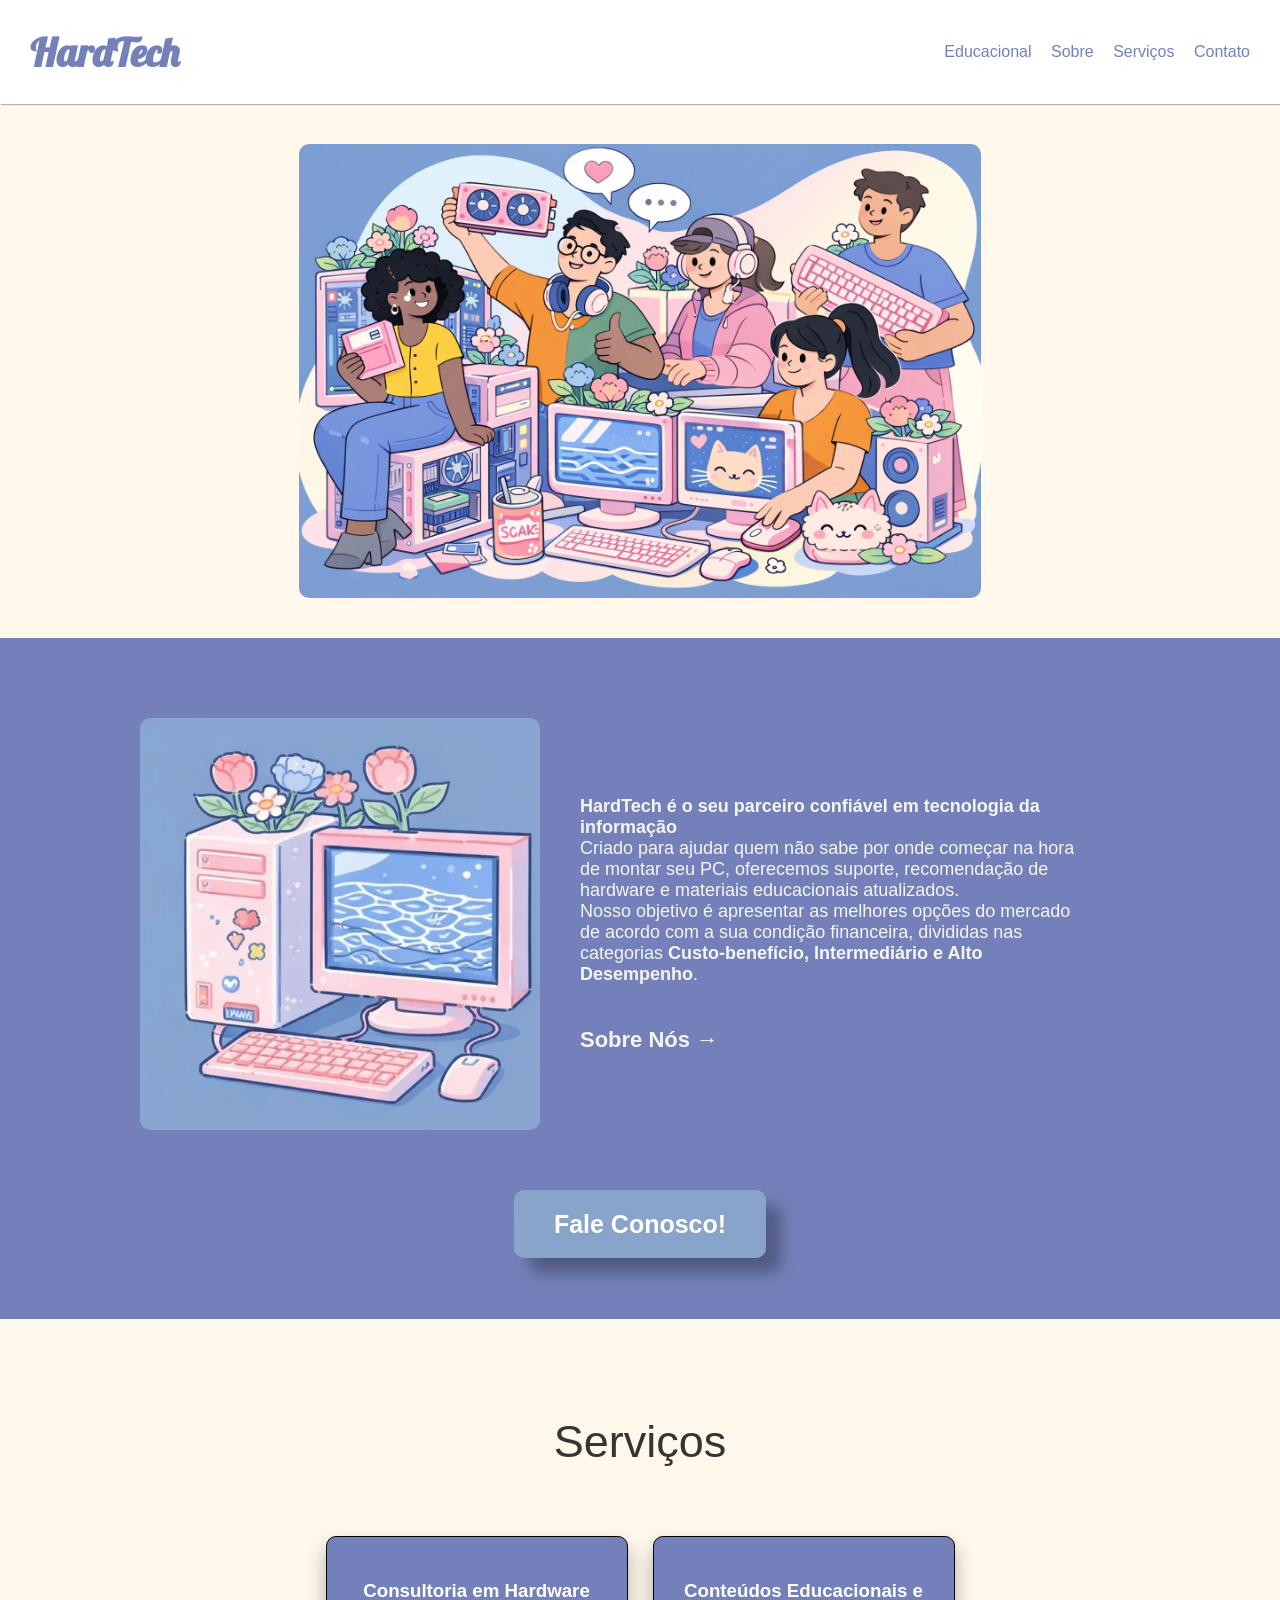
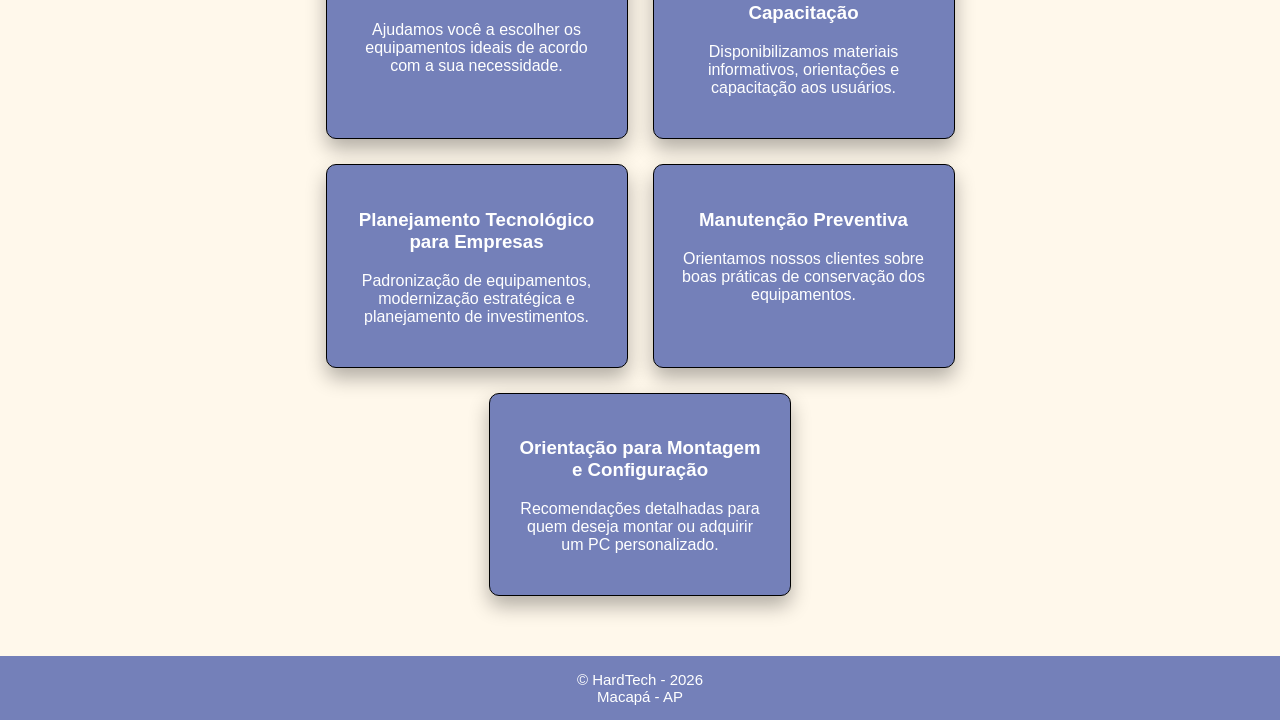
<file: index.html>
<!DOCTYPE html>
<html lang="pt-br">

<head>
    <meta charset="UTF-8">
    <meta name="viewport" content="width=device-width, initial-scale=1.0">
    <title>HardTech - Assistência Técnica</title>
    <link rel="stylesheet" href="style.css">
    <link href="htttps://fonts.googleapis.com/css2?family=Lobster&display=swap" rel="stylesheet">
</head>

<body>

    <header>
        <h1 class="logo">HardTech</h1>

        <nav>
            <a href="educacional.html">Educacional</a>
            <a href="sobre.html">Sobre</a>
            <a href="servicos.html">Serviços</a>
            <a href="contato.html">Contato</a>
        </nav>
    </header>

    <main>

        <section class="primeira">
            <img src="imagens/WhatsApp Image 2026-02-24 at 15.34.53.webp" alt="grupo gay">
        </section>

        <div class="roxo">

            <section class="sobre">

                <div class="sobre-container">

                    <img src="imagens/WhatsApp Image .webp" alt="PC boiola">

                    <p><strong>HardTech é o seu parceiro confiável em tecnologia da informação</strong><br>
                        Criado para ajudar quem não sabe por onde começar na hora de montar seu PC, oferecemos suporte,
                        recomendação de hardware e materiais educacionais atualizados.<br>
                        Nosso objetivo é apresentar as melhores opções do mercado de acordo com a sua condição
                        financeira,
                        divididas nas categorias <strong>Custo-benefício, Intermediário e Alto Desempenho</strong>.
                        <br>
                        <br>
                        <br>
                        <a href="sobre.html">Sobre Nós &#8594;</a>
                    </p>


            </section>

        </div>

        <section class="botao-contato">
            <a href="contato.html">Fale Conosco!</a>
        </section>

        </div>

        <section class="servicos">

            <h2>Serviços</h2>

            <div class="servicos-container">

                <div class="card">
                    <h3>Consultoria em Hardware</h3>
                    <p>Ajudamos você a escolher os equipamentos ideais de acordo com a sua necessidade.</p>
                </div>

                <div class="card">
                    <h3>Conteúdos Educacionais e Capacitação</h3>
                    <p>Disponibilizamos materiais informativos, orientações e capacitação aos usuários.</p>
                </div>

                <div class="card">
                    <h3>Planejamento Tecnológico para Empresas</h3>
                    <p>Padronização de equipamentos, modernização estratégica e planejamento de investimentos.</p>

                </div>

                <div class="card">
                    <h3>Manutenção Preventiva</h3>
                    <p>Orientamos nossos clientes sobre boas práticas de conservação dos equipamentos.</p>
                </div>

                <div class="card">
                    <h3>Orientação para Montagem e Configuração</h3>
                    <p>Recomendações detalhadas para quem deseja montar ou adquirir um PC personalizado.</p>
                </div>

            </div>

        </section>

    </main>

    <footer>
        <p>&copy; HardTech - 2026<br>Macapá - AP</p>
    </footer>

</body>

</html>
</file>
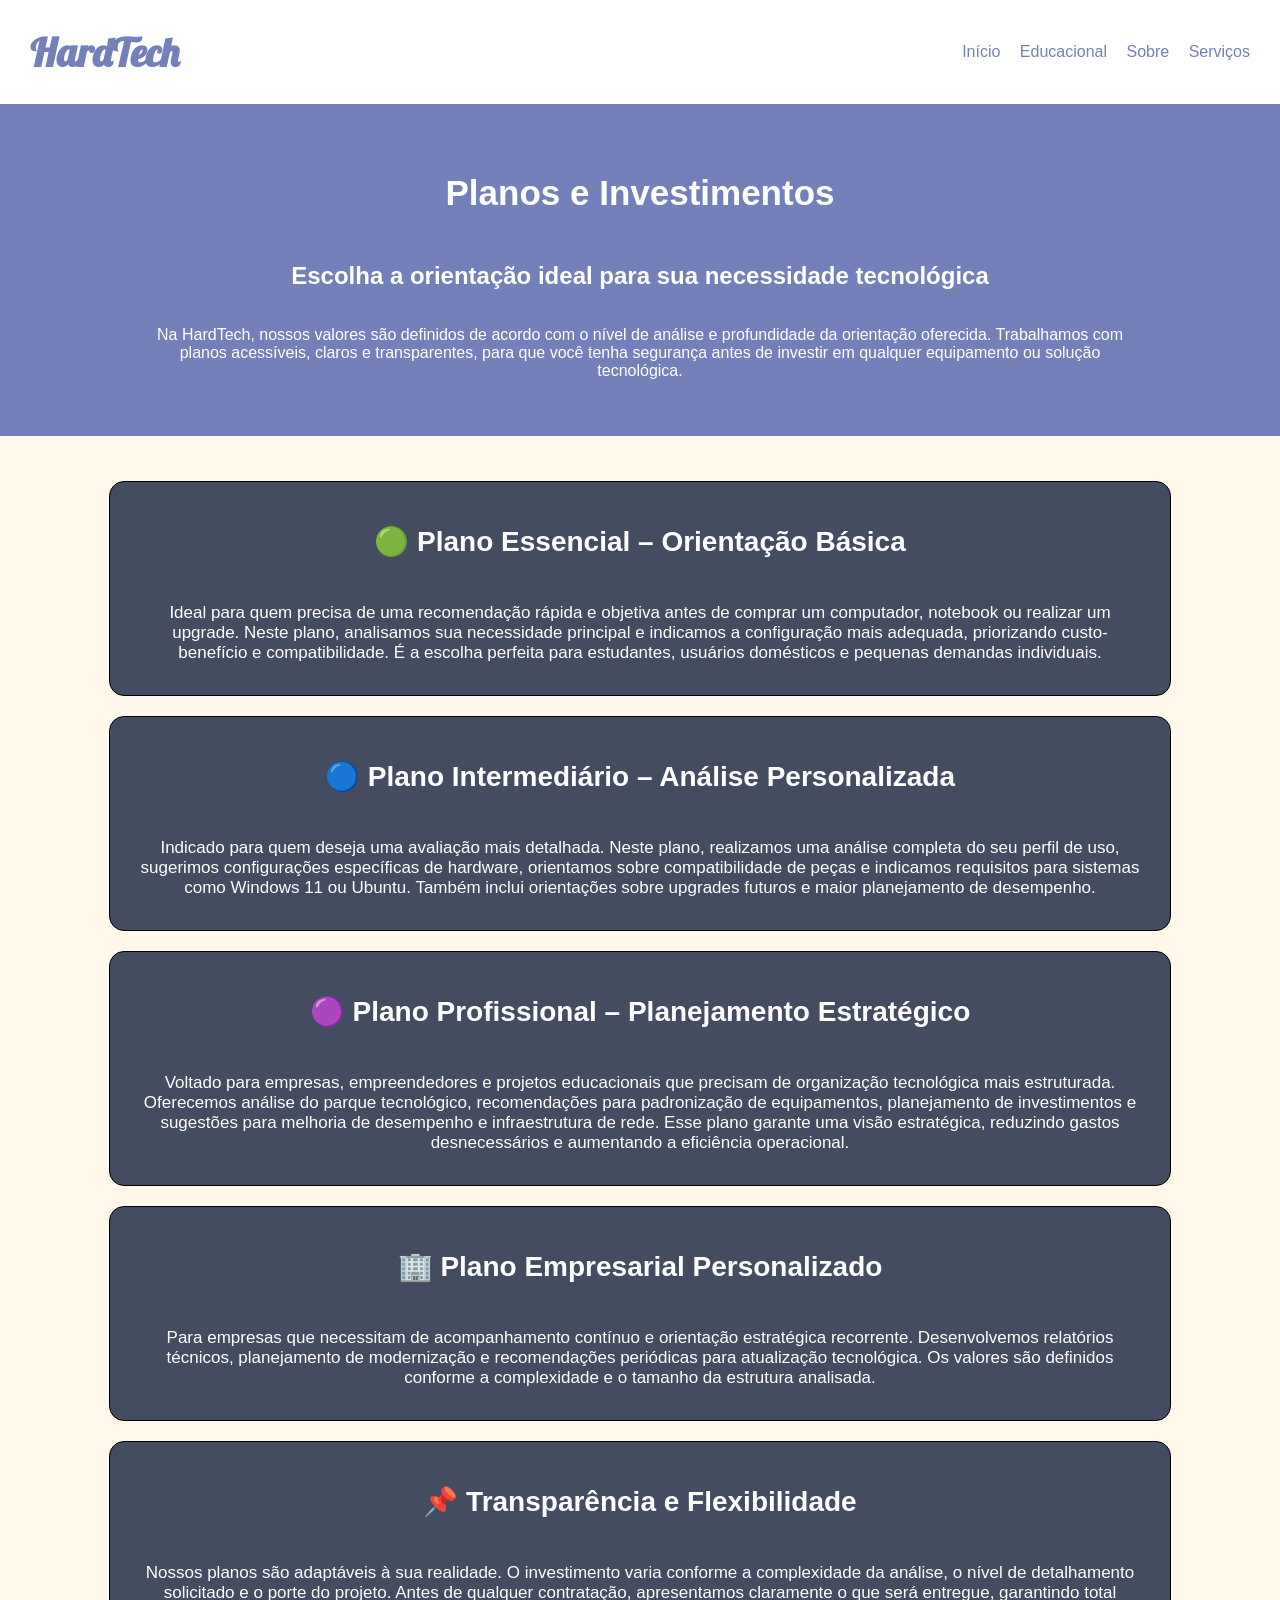
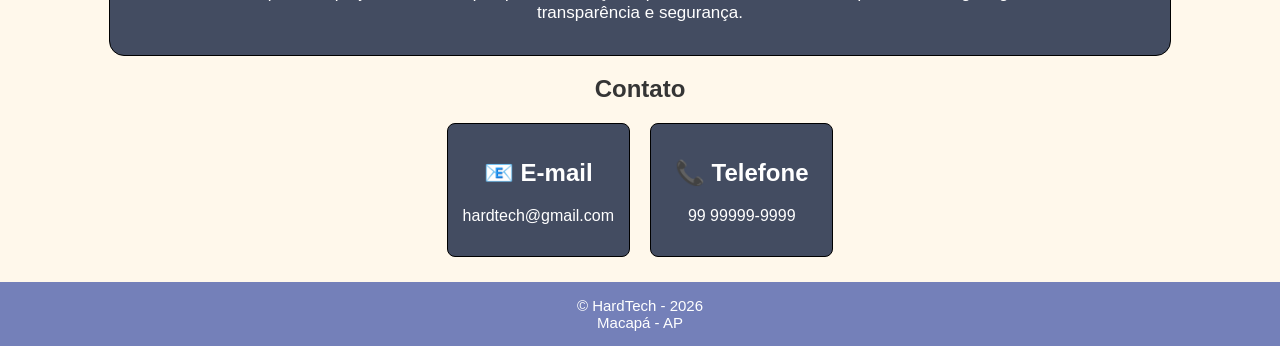
<file: contato.html>
<!DOCTYPE html>
<html lang="pt-br">

<head>
    <meta charset="UTF-8">
    <meta name="viewport" content="width=device-width, initial-scale=1.0">
    <title>HardTech - Assistência Técnica</title>
    <link rel="stylesheet" href="style.css">
    <link href="htttps://fonts.googleapis.com/css2?family=Lobster&display=swap" rel="stylesheet">
</head>

<body>

    <header>
        <h1 class="logo"><a href="index.html">HardTech</a></h1>

        <nav>
            <a href="index.html">Início</a>
            <a href="educacional.html">Educacional</a>
            <a href="sobre.html">Sobre</a>
            <a href="servicos.html">Serviços</a>
        </nav>
    </header>

    <main>

        <section class="sec-planos">

            <div class="planos">

                <h1>Planos e Investimentos</h1>

                <h2>Escolha a orientação ideal para sua necessidade tecnológica</h2>

                <p>Na HardTech, nossos valores são definidos de acordo com o nível de análise e profundidade da
                    orientação
                    oferecida. Trabalhamos com planos acessíveis, claros e transparentes, para que você tenha segurança
                    antes de
                    investir em qualquer equipamento ou solução tecnológica.</p>
            </div>

            <div class="planos-card">

                <div class="carta">

                    <h3>🟢 Plano Essencial – Orientação Básica</h3>

                    <p>Ideal para quem precisa de uma recomendação rápida e objetiva antes de comprar um computador,
                        notebook ou
                        realizar um upgrade. Neste plano, analisamos sua necessidade principal e indicamos a
                        configuração mais
                        adequada, priorizando custo-benefício e compatibilidade.
                        É a escolha perfeita para estudantes, usuários domésticos e pequenas demandas individuais.</p>

                </div>

                <div class="carta">

                    <h3>🔵 Plano Intermediário – Análise Personalizada</h3>

                    <p>Indicado para quem deseja uma avaliação mais detalhada. Neste plano, realizamos uma análise
                        completa do
                        seu
                        perfil de uso, sugerimos configurações específicas de hardware, orientamos sobre compatibilidade
                        de
                        peças e
                        indicamos requisitos para sistemas como Windows 11 ou Ubuntu.
                        Também inclui orientações sobre upgrades futuros e maior planejamento de desempenho.</p>

                </div>
                <div class="carta">

                    <h3>🟣 Plano Profissional – Planejamento Estratégico</h3>

                    <p>Voltado para empresas, empreendedores e projetos educacionais que precisam de organização
                        tecnológica
                        mais
                        estruturada. Oferecemos análise do parque tecnológico, recomendações para padronização de
                        equipamentos,
                        planejamento de investimentos e sugestões para melhoria de desempenho e infraestrutura de rede.
                        Esse plano garante uma visão estratégica, reduzindo gastos desnecessários e aumentando a
                        eficiência
                        operacional.</p>

                </div>
                <div class="carta">

                    <h3>🏢 Plano Empresarial Personalizado</h3>

                    <p>Para empresas que necessitam de acompanhamento contínuo e orientação estratégica recorrente.
                        Desenvolvemos
                        relatórios técnicos, planejamento de modernização e recomendações periódicas para atualização
                        tecnológica.
                        Os valores são definidos conforme a complexidade e o tamanho da estrutura analisada.</p>

                </div>
                <div class="carta">

                    <h3>📌 Transparência e Flexibilidade</h3>

                    <p>Nossos planos são adaptáveis à sua realidade. O investimento varia conforme a complexidade da
                        análise, o
                        nível de detalhamento solicitado e o porte do projeto. Antes de qualquer contratação,
                        apresentamos
                        claramente o que será entregue, garantindo total transparência e segurança.</p>

                </div>

        </section>

        <section class="contatos">

            <h1>Contato</h1>

            <div class="contatos-t">
                <div class="email">
                    <h2>&#128231 E-mail</h2>
                    <p>hardtech@gmail.com</p>
                </div>
                <div class="email">
                    <h2>&#128222 Telefone</h2>
                    <p>99 99999-9999</p>
                </div>
        </section>

    </main>

    <footer>
        <p>&copy; HardTech - 2026<br>Macapá - AP</p>
    </footer>

</body>

</html>
</file>
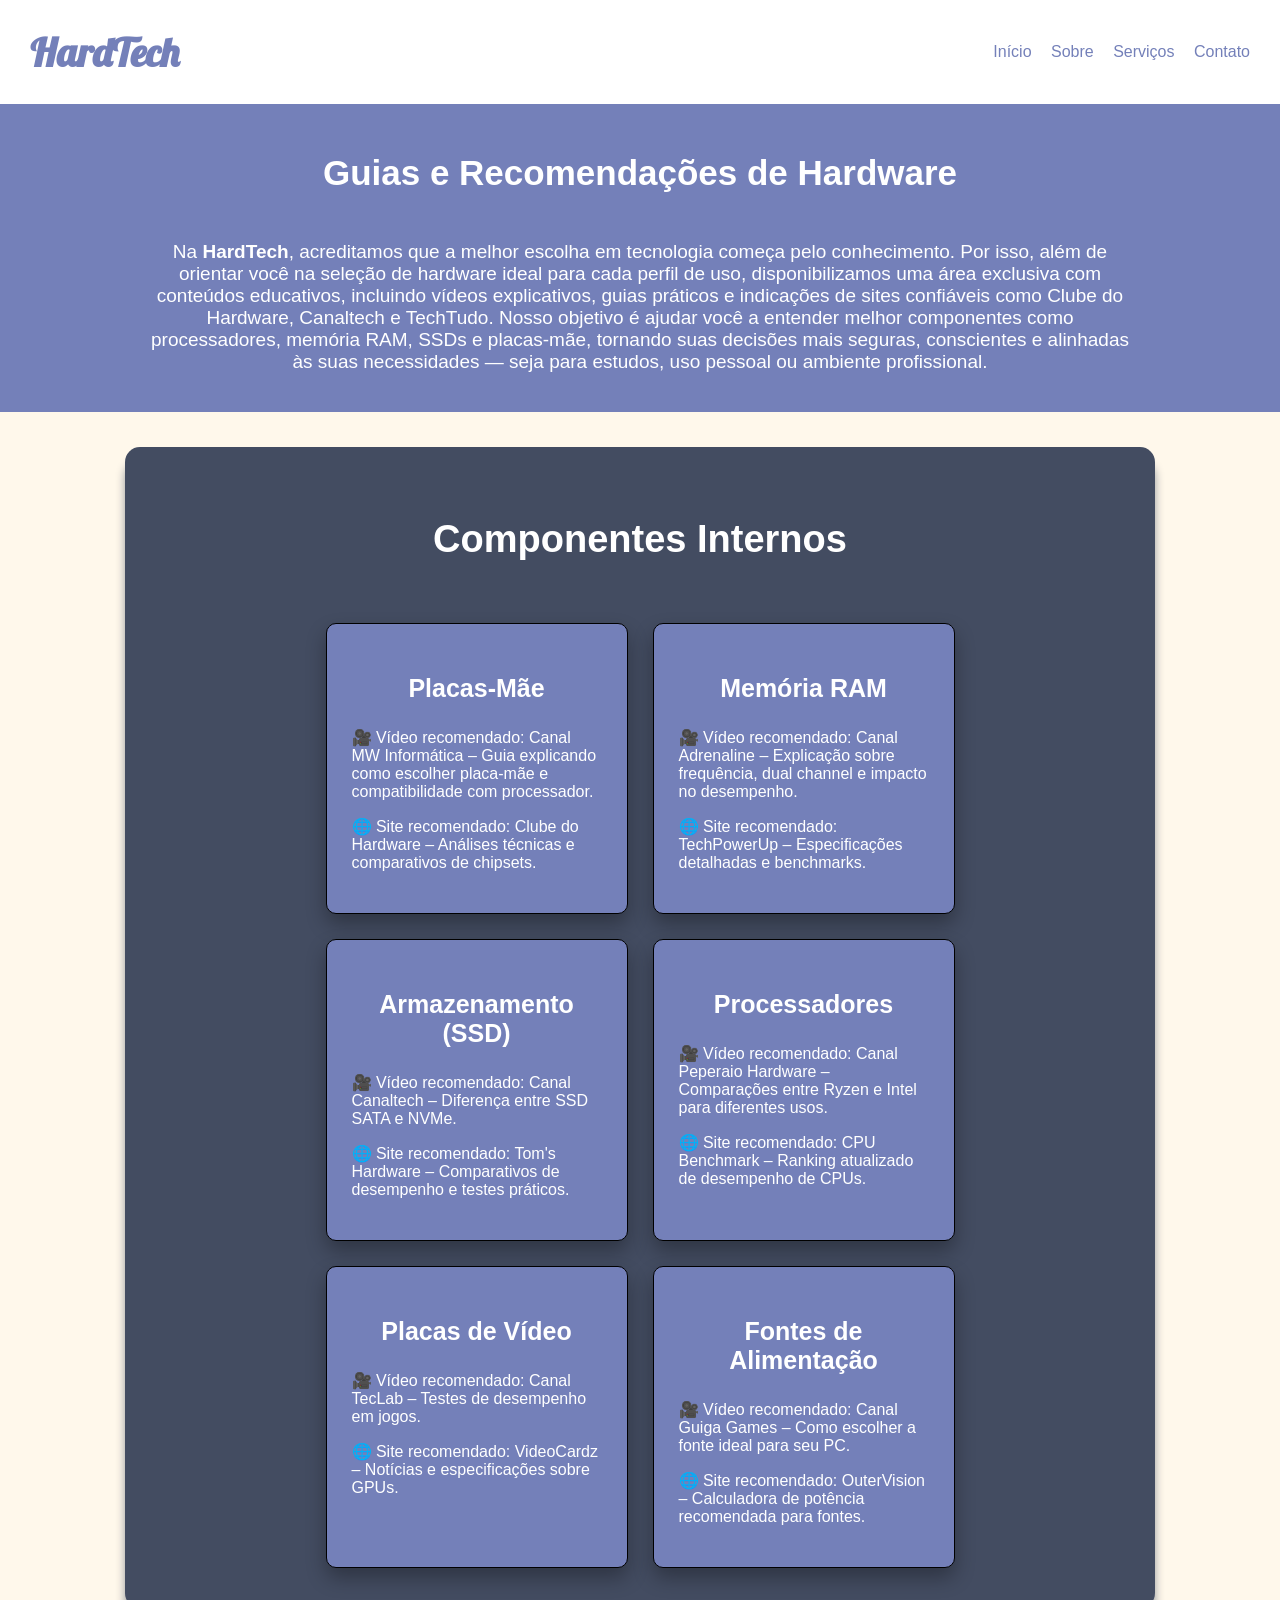
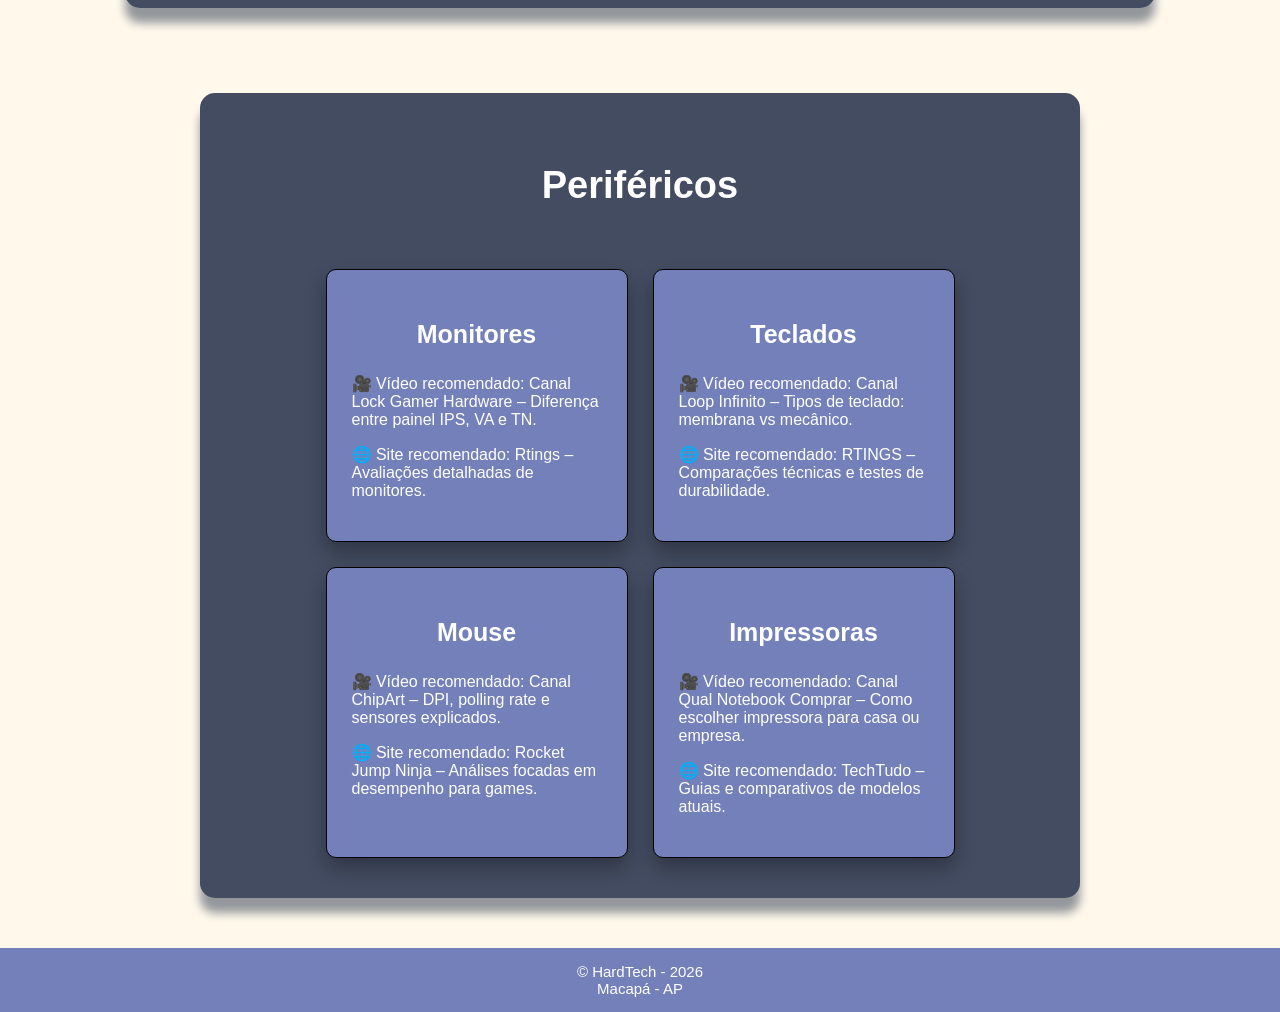
<file: educacional.html>
<!DOCTYPE html>
<html lang="pt-br">

<head>
    <meta charset="UTF-8">
    <meta name="viewport" content="width=device-width, initial-scale=1.0">
    <title>HardTech - Assistência Técnica</title>
    <link rel="stylesheet" href="style.css">
    <link href="htttps://fonts.googleapis.com/css2?family=Lobster&display=swap" rel="stylesheet">
</head>

<body>

    <header>
        <h1 class="logo"><a href="index.html">HardTech</a></h1>

        <nav>
            <a href="index.html">Início</a>
            <a href="sobre.html">Sobre</a>
            <a href="servicos.html">Serviços</a>
            <a href="contato.html">Contato</a>
        </nav>

    </header>

    <main>

        <section class="guia">

            <div class="guia-t">

                <h1>Guias e Recomendações de Hardware</h1>

                <p>Na <strong>HardTech</strong>, acreditamos que a melhor escolha em tecnologia começa pelo
                    conhecimento.
                    Por isso, além de orientar você na seleção de hardware ideal para cada perfil de uso,
                    disponibilizamos
                    uma área exclusiva com conteúdos educativos, incluindo vídeos explicativos, guias práticos e
                    indicações
                    de sites confiáveis como Clube do Hardware, Canaltech e TechTudo. Nosso objetivo é ajudar você a
                    entender melhor componentes como processadores, memória RAM, SSDs e placas-mãe, tornando suas
                    decisões
                    mais seguras, conscientes e alinhadas às suas necessidades — seja para estudos, uso pessoal ou
                    ambiente
                    profissional.</p>

            </div>

        </section>

        <div class="alinhar">

            <section class="componentes">

                <h2>Componentes Internos</h2>

                <div class="divkkk">

                    <div class="cartao">
                        <h3>Placas-Mãe</h3>

                        <p>🎥 Vídeo recomendado: Canal MW
                            Informática – Guia explicando como escolher placa-mãe e
                            compatibilidade com processador.</p>
                        <p>🌐 Site recomendado: Clube do Hardware – Análises técnicas e comparativos de chipsets.</p>
                    </div>

                    <div class="cartao">
                        <h3>Memória RAM</h3>

                        <p>🎥 Vídeo recomendado: Canal Adrenaline – Explicação sobre frequência, dual channel e impacto
                            no
                            desempenho.</p>
                        <p>🌐 Site recomendado: TechPowerUp – Especificações detalhadas e benchmarks.</p>
                    </div>

                    <div class="cartao">
                        <h3>Armazenamento (SSD)</h3>

                        <p>🎥 Vídeo recomendado: Canal Canaltech – Diferença entre SSD SATA e NVMe.</p>
                        <p>🌐 Site recomendado: Tom's Hardware – Comparativos de desempenho e testes práticos.</p>
                    </div>

                    <div class="cartao">
                        <h3>Processadores</h3>

                        <p>🎥 Vídeo recomendado: Canal Peperaio Hardware – Comparações entre Ryzen e Intel para
                            diferentes
                            usos.
                        </p>
                        <p>🌐 Site recomendado: CPU Benchmark – Ranking atualizado de desempenho de CPUs.</p>
                    </div>

                    <div class="cartao">
                        <h3>Placas de Vídeo</h3>

                        <p>🎥 Vídeo recomendado: Canal TecLab – Testes de desempenho em jogos.</p>
                        <p>🌐 Site recomendado: VideoCardz – Notícias e especificações sobre GPUs.</p>
                    </div>

                    <div class="cartao">
                        <h3>Fontes de Alimentação</h3>

                        <p>🎥 Vídeo recomendado: Canal Guiga Games – Como escolher a fonte ideal para seu PC.</p>
                        <p>🌐 Site recomendado: OuterVision – Calculadora de potência recomendada para fontes.</p>
                    </div>

                </div>

            </section>

            <section class="componentes">

                <h2>Periféricos</h2>

                <div class="divkkkk">

                    <div class="cartao">
                        <h3>Monitores</h3>

                        <p>🎥 Vídeo recomendado: Canal Lock Gamer Hardware – Diferença entre painel IPS, VA e TN.</p>
                        <p>🌐 Site recomendado: Rtings – Avaliações detalhadas de monitores.</p>
                    </div>

                    <div class="cartao">
                        <h3>Teclados</h3>

                        <p>🎥 Vídeo recomendado: Canal Loop Infinito – Tipos de teclado: membrana vs mecânico.</p>
                        <p>🌐 Site recomendado: RTINGS – Comparações técnicas e testes de durabilidade.</p>
                    </div>

                    <div class="cartao">
                        <h3>Mouse</h3>

                        <p>🎥 Vídeo recomendado: Canal ChipArt – DPI, polling rate e sensores explicados.</p>
                        <p>🌐 Site recomendado: Rocket Jump Ninja – Análises focadas em desempenho para games.</p>
                    </div>

                    <div class="cartao">
                        <h3>Impressoras</h3>

                        <p>🎥 Vídeo recomendado: Canal Qual Notebook Comprar – Como escolher impressora para casa ou
                            empresa.
                        </p>
                        <p>🌐 Site recomendado: TechTudo – Guias e comparativos de modelos atuais.</p>
                    </div>

                </div>

            </section>

        </div>

    </main>

    <footer>
        <p>&copy; HardTech - 2026<br>Macapá - AP</p>
    </footer>

</body>

</html>
</file>
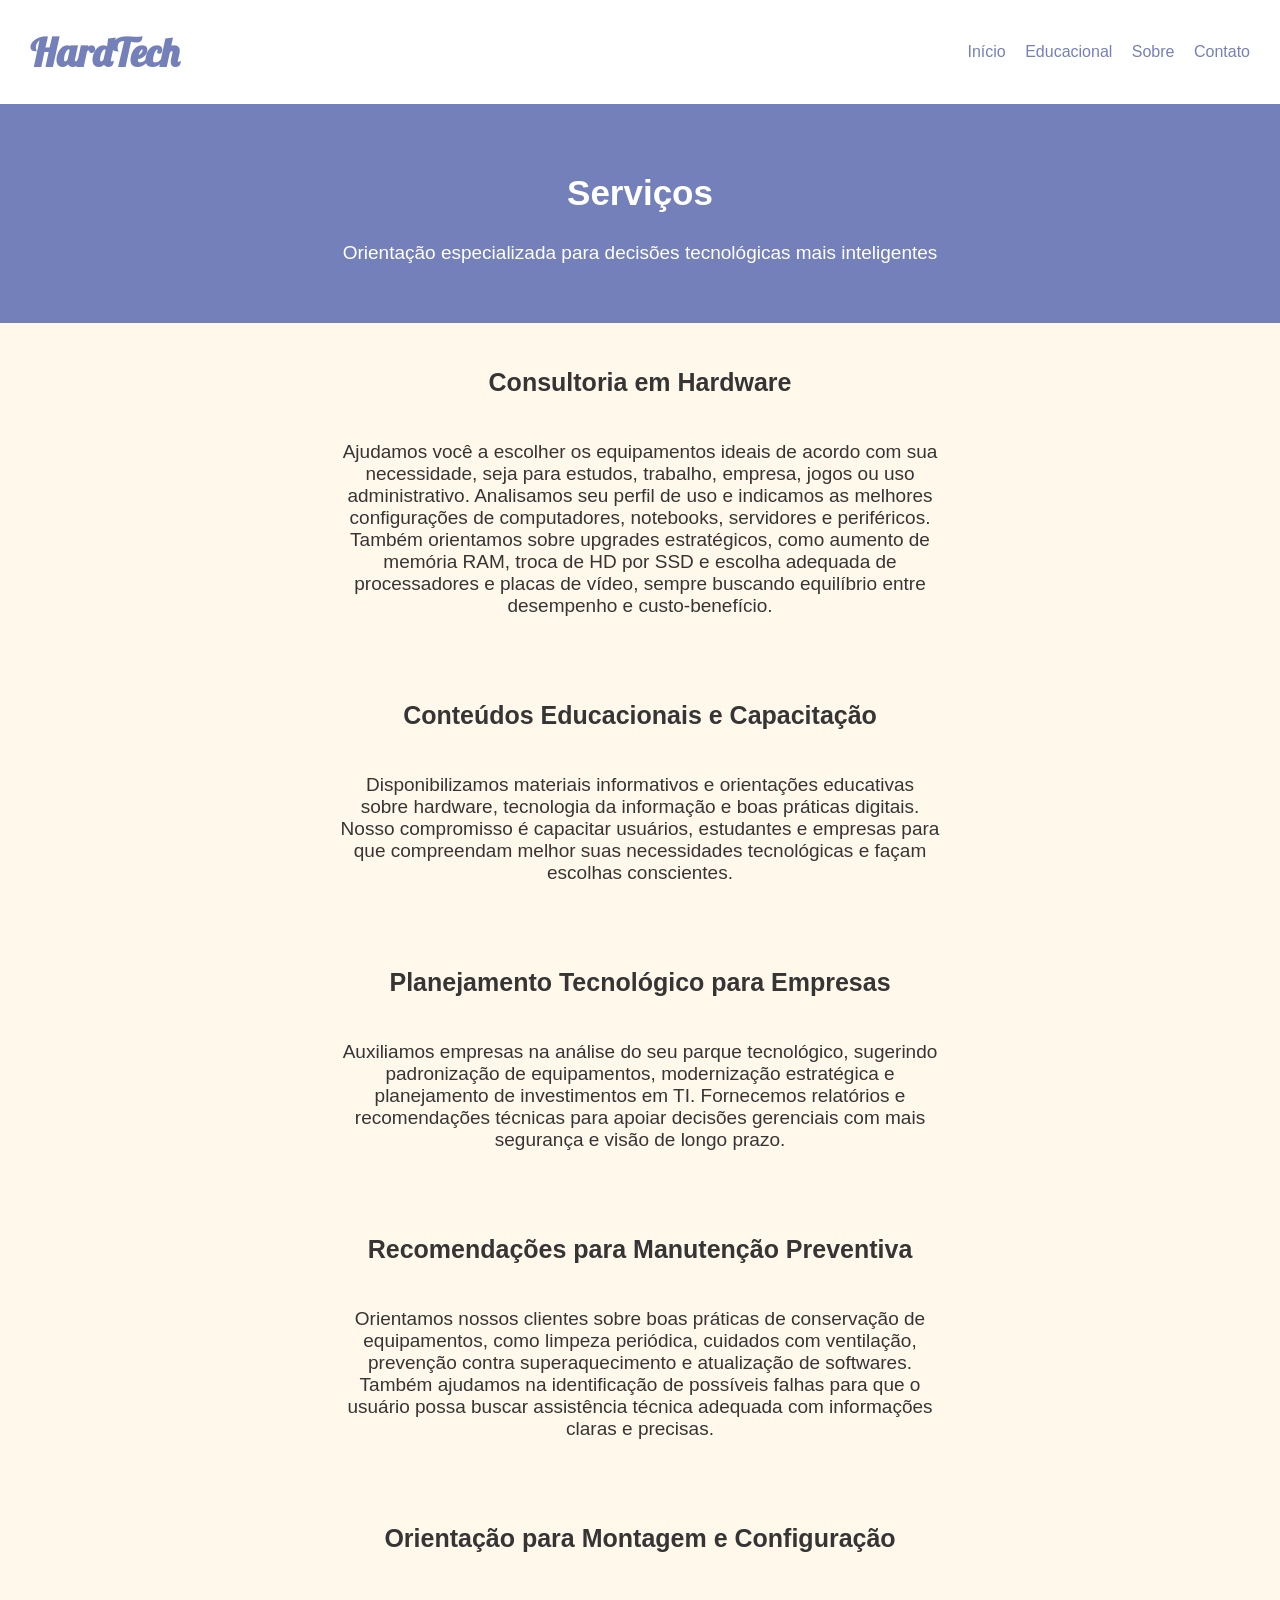
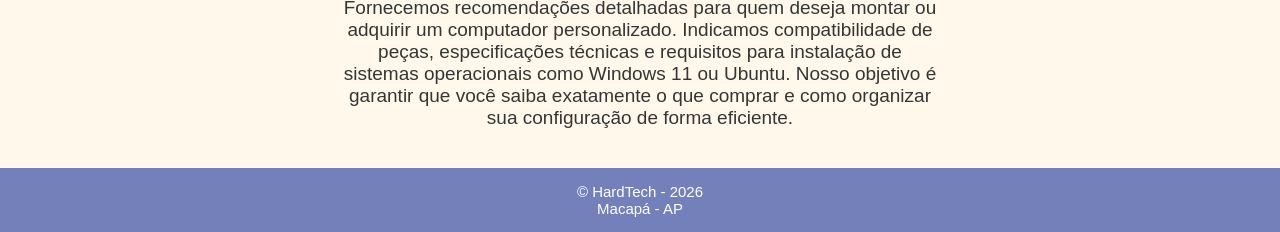
<file: servicos.html>
<!DOCTYPE html>
<html lang="pt-br">

<head>
    <meta charset="UTF-8">
    <meta name="viewport" content="width=device-width, initial-scale=1.0">
    <title>HardTech - Assistência Técnica</title>
    <link rel="stylesheet" href="style.css">
    <link href="htttps://fonts.googleapis.com/css2?family=Lobster&display=swap" rel="stylesheet">
</head>

<body>

    <header>
        <h1 class="logo"><a href="index.html">HardTech</a></h1>

        <nav>
            <a href="index.html">Início</a>
            <a href="educacional.html">Educacional</a>
            <a href="sobre.html">Sobre</a>
            <a href="contato.html">Contato</a>
        </nav>
    </header>

    <main>

        <section class="serv">

            <h1>Serviços</h1>

            <p>Orientação especializada para decisões tecnológicas mais inteligentes</p>

        </section>

        <section class="serv-servicos">

            <div class="serv-card">

                <h3>Consultoria em Hardware</h3>

                <p>Ajudamos você a escolher os equipamentos ideais de acordo com sua necessidade, seja para estudos,
                    trabalho, empresa, jogos ou uso administrativo. Analisamos seu perfil de uso e indicamos as melhores
                    configurações de computadores, notebooks, servidores e periféricos. Também orientamos sobre upgrades
                    estratégicos, como aumento de memória RAM, troca de HD por SSD e escolha adequada de processadores e
                    placas de vídeo, sempre buscando equilíbrio entre desempenho e custo-benefício.</p>

            </div>

            <div class="serv-card">

                <h3>Conteúdos Educacionais e Capacitação</h3>

                <p>Disponibilizamos materiais informativos e orientações educativas sobre hardware, tecnologia da
                    informação e boas práticas digitais. Nosso compromisso é capacitar usuários, estudantes e empresas
                    para que compreendam melhor suas necessidades tecnológicas e façam escolhas conscientes.</p>

            </div>

            <div class="serv-card">

                <h3>Planejamento Tecnológico para Empresas</h3>

                <p>Auxiliamos empresas na análise do seu parque tecnológico, sugerindo padronização de equipamentos,
                    modernização estratégica e planejamento de investimentos em TI. Fornecemos relatórios e
                    recomendações técnicas para apoiar decisões gerenciais com mais segurança e visão de longo prazo.
                </p>

            </div>

            <div class="serv-card">

                <h3>Recomendações para Manutenção Preventiva</h3>

                <p>Orientamos nossos clientes sobre boas práticas de conservação de equipamentos, como limpeza
                    periódica, cuidados com ventilação, prevenção contra superaquecimento e atualização de softwares.
                    Também ajudamos na identificação de possíveis falhas para que o usuário possa buscar assistência
                    técnica adequada com informações claras e precisas.</p>

            </div>

            <div class="serv-card">

                <h3>Orientação para Montagem e Configuração</h3>

                <p>Fornecemos recomendações detalhadas para quem deseja montar ou adquirir um computador personalizado.
                    Indicamos compatibilidade de peças, especificações técnicas e requisitos para instalação de sistemas
                    operacionais como Windows 11 ou Ubuntu. Nosso objetivo é garantir que você saiba exatamente o que
                    comprar e como organizar sua configuração de forma eficiente.</p>

            </div>

        </section>

    </main>

    <footer>
        <p>&copy; HardTech - 2026<br>Macapá - AP</p>
    </footer>

</body>

</html>
</file>
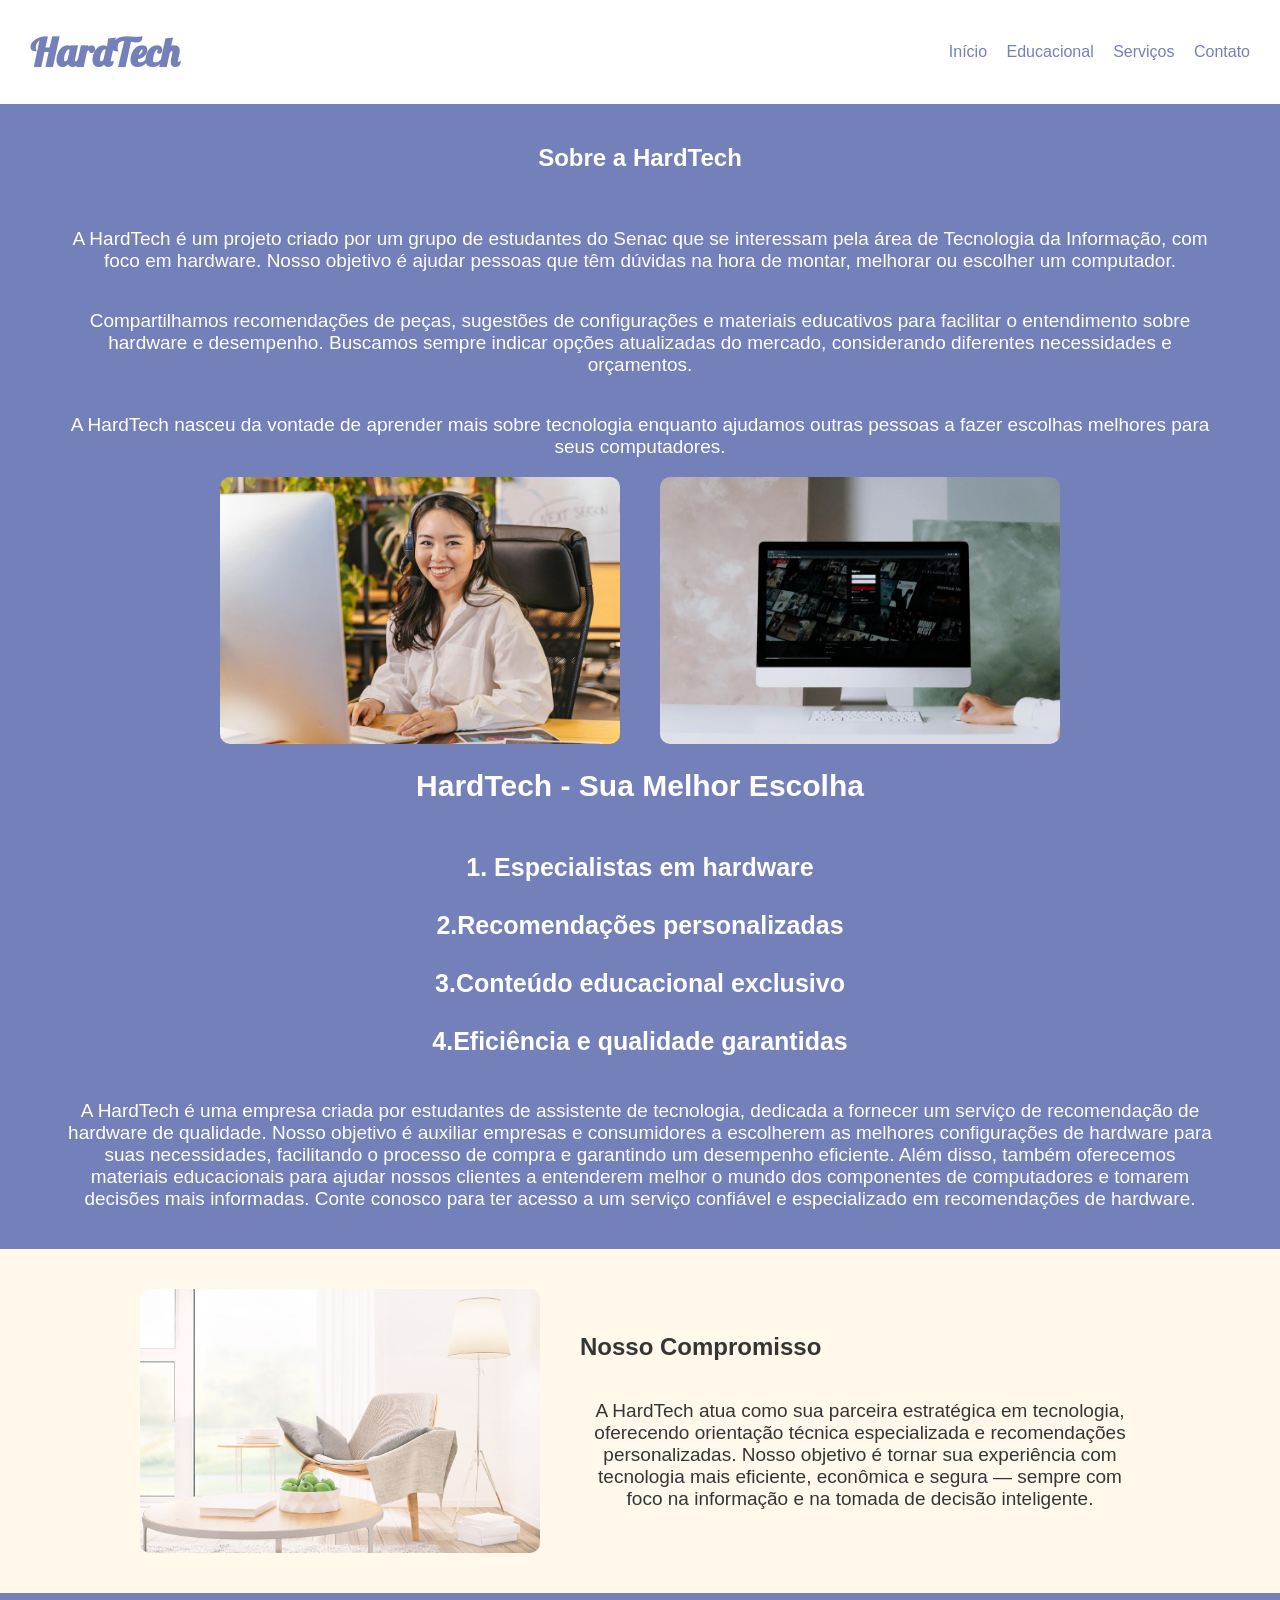
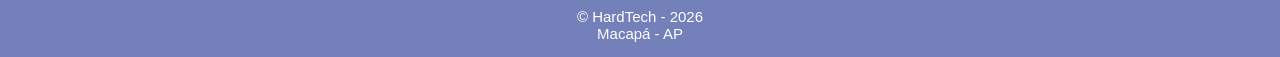
<file: sobre.html>
<!DOCTYPE html>
<html lang="pt-br">

<head>
    <meta charset="UTF-8">
    <meta name="viewport" content="width=device-width, initial-scale=1.0">
    <title>Sobre - HardTech</title>

    <link rel="stylesheet" href="style.css">
    <link href="htttps://fonts.googleapis.com/css2?family=Lobster&display=swap" rel="stylesheet">
</head>

<body>

    <header>
        <h1 class="logo"><a href="index.html">HardTech</a></h1>

        <nav>
            <a href="index.html">Início</a>
            <a href="educacional.html">Educacional</a>
            <a href="servicos.html">Serviços</a>
            <a href="contato.html">Contato</a>
        </nav>
    </header>


    <section class="sobrenos">

        <h1>Sobre a HardTech</h1>

        <br>

        <div class="texto-centro">

            <p>
                A HardTech é um projeto criado por um grupo de estudantes do Senac que se interessam pela área de
                Tecnologia da Informação, com foco em hardware. Nosso objetivo é ajudar pessoas que têm dúvidas na hora
                de montar, melhorar ou escolher um computador.
            </p>

            <p>
                Compartilhamos recomendações de peças, sugestões de configurações e materiais educativos para facilitar
                o entendimento sobre hardware e desempenho. Buscamos sempre indicar opções atualizadas do mercado,
                considerando diferentes necessidades e orçamentos.
            </p>

            <p>
                A HardTech nasceu da vontade de aprender mais sobre tecnologia enquanto ajudamos outras pessoas a fazer
                escolhas melhores para seus computadores.
            </p>

        </div>

        <div class="container-img">

            <img src="imagens/mulher.webp" alt="Mulher no Computador">
            <img src="imagens/pc.webp" alt="Computador">

        </div>

        <h2>
            HardTech - Sua Melhor Escolha
        </h2>

        <div class="container-text">

            <h3>
                1. Especialistas em hardware<br><br>
                2.Recomendações personalizadas<br><br>
                3.Conteúdo educacional exclusivo<br><br>
                4.Eficiência e qualidade garantidas
            </h3>

            <div class="texto-centro">

                <p>A HardTech é uma empresa criada por estudantes de assistente de tecnologia, dedicada a fornecer um
                    serviço de recomendação de hardware de qualidade. Nosso objetivo é auxiliar empresas e consumidores
                    a
                    escolherem as melhores configurações de hardware para suas necessidades, facilitando o processo de
                    compra e garantindo um desempenho eficiente. Além disso, também oferecemos materiais educacionais
                    para
                    ajudar nossos clientes a entenderem melhor o mundo dos componentes de computadores e tomarem
                    decisões
                    mais informadas. Conte conosco para ter acesso a um serviço confiável e especializado em
                    recomendações
                    de hardware.</p>

            </div>

        </div>

    </section>

    <section class="compromisso">

        <img src="imagens/sofa.jpg" alt="Sofa">

        <div class="texto-compromisso">

            <h2>Nosso Compromisso</h2>

            <div class="texto-centro">

                <p>A HardTech atua como sua parceira estratégica em tecnologia, oferecendo orientação técnica
                    especializada
                    e
                    recomendações personalizadas. Nosso objetivo é tornar sua experiência com tecnologia mais eficiente,
                    econômica e segura — sempre com foco na informação e na tomada de decisão inteligente. </p>

            </div>

        </div>

    </section>


    <footer>
        <p>&copy; HardTech - 2026<br>Macapá - AP</p>
    </footer>

</body>

</html>
</file>
<file: style.css>
body {
    font-family: Arial, Helvetica, sans-serif;
    background-color: rgb(255, 248, 235);
    margin: 0;
    color: rgb(53, 53, 53);
}

.logo {
    font-family: 'Lobster', cursive;
    font-size: 40px;
    color: #7480b9;
    font-weight: bolder;
}

.logo a {
    text-decoration: none;
    color: #7480b9;
}

header {
    display: flex;
    justify-content: space-between;
    align-items: center;
    padding: 0 30px;
    background-color: white;
    box-shadow: 1px 1px 1px rgb(179, 179, 179);
}

nav a {
    margin-left: 15px;
    text-decoration: none;
    color: #7480b9;
    font-weight: 500px;
}

.primeira {
    display: flex;
    padding: 40px 20px;
    justify-content: center;
}

.primeira img {
    width: 55%;
    height: 55%;
    border-radius: 10px;
}

.roxo {
    background-color: #7480b9;
    font-weight: lighter;
}

.sobre {
    padding: 80px 20px;
    color: whitesmoke;
    background-color: #7480b9;
}

.sobre-container a {
    text-decoration: none;
    color: whitesmoke;
    font-weight: bold;
    font-size: 22px;
}

.sobre-container {
    display: flex;
    align-items: center;
    gap: 40px;
    max-width: 1000px;
    margin: auto;
}

.sobre-container img {
    width: 100%;
    max-width: 400px;
    border-radius: 10px;
}

.sobre-container p {
    max-width: 500px;
    font-size: 18px;
}

.botao-contato {
    background-color: #7480b9;
    text-align: center;
    padding-bottom: 80px;
}

.botao-contato a {
    font-size: 25px;
    font-weight: bold;
    color: white;
    text-decoration: none;
    background-color: #89a4ca;
    padding: 20px 40px;
    border-radius: 10px;
    box-shadow: 15px 15px 15px rgba(0, 0, 0, 0.3);
    transition: 0.4s;
}

.botao-contato a:hover {
    font-size: 26px;
    background-color: #7c94b6;
    padding: 25px 45px;
}

.servicos h2 {
    font-size: 45px;
    font-weight: lighter;
}

.servicos {
    display: flex;
    flex-direction: column;
    padding: 60px 20px;
    text-align: center;
    align-items: center;
}

.servicos-container {
    max-width: 680px;
    display: flex;
    flex-wrap: wrap;
    justify-content: center;
    gap: 25px;
    margin-top: 30px;
}

.card {
    background-color: #7480b9;
    color: white;
    padding: 25px;
    width: 250px;
    border-radius: 10px;
    box-shadow: 0 10px 20px rgba(0, 0, 0, 0.3);
    transition: 0.4s;
    border: 1px solid black;
}

.card:hover {
    transform: translateY(-5px);
}

footer {
    display: flex;
    flex-direction: column;
    background-color: #7480b9;
    color: white;
    text-align: center;
    font-size: 15px;
}

@media (max-width:768px) {
    .sobre-container {
        flex-direction: column;
        text-align: center;
    }

    header {
        padding: 0 15px;
    }

    nav a {
        margin-left: 8px;
    }
}

/* Sobre */

.sobrenos {
    background-color: #7480b9;
    color: white;
    padding: 20px 40px;
    display: flex;
    flex-direction: column;
}

.sobrenos p {
    font-size: 19px;
    max-width: 1144px;
    font-weight: 500px;
}

.texto-centro {
    display: flex;
    flex-direction: column;
    align-items: center;
    text-align: center;
}

.container-img {
    display: flex;
    align-items: center;
    gap: 40px;
    max-width: 1000px;
    margin: auto;
}

.container-img img {
    width: 100%;
    max-width: 400px;
    border-radius: 10px;
}

.sobrenos h1 {
    text-align: center;
    font-weight: 35px;
}

.sobrenos h2 {
    font-size: 30px;
    font-weight: bolder;
    text-align: center;
}

.sobrenos h3 {
    font-size: 25px;
    text-align: center;
}

.compromisso p {
    font-size: 19px;
    max-width: 1144px;
    font-weight: 500px;
}

.compromisso img {
    width: 100%;
    max-width: 400px;
    border-radius: 10px;
}

.compromisso {
    padding: 40px 40px;
    display: flex;
    align-items: center;
    gap: 40px;
    max-width: 1000px;
    margin: auto;
}


@media (max-width:768px) {
    .container-img {
        flex-direction: column;
        text-align: center;
    }
}

@media (max-width:768px) {
    .compromisso {
        flex-direction: column;
        text-align: center;
    }
}

/* educacional */

.guia {
    background-color: #7480b9;
    color: white;
    padding: 20px 40px;
    display: flex;
    justify-content: center;
}

.guia-t {
    display: flex;
    flex-direction: column;
    max-width: 1000px;
}

.guia h1 {
    font-size: 35px;
    text-align: center;
}

.guia p {
    text-align: center;
    font-size: 19px;
}

.alinhar {
    display: flex;
    flex-direction: column;
    align-items: center;
}

.componentes {
    margin: 35px 0;
    padding: 40px 40px;
    display: flex;
    flex-direction: column;
    align-items: center;
    margin-bottom: 50px;
    background-color: #434c61;
    border-radius: 15px;
    max-width: 1050px;
    box-shadow: 0 15px 10px #94989c;
}

@media (max-width:760px) {
    .componentes {
        max-width: 350px;
    }
}

.componentes h2 {
    color: white;
    border-radius: 25px;
    font-size: 38px;
    text-align: center;
}

.cartao {
    background-color: #7480b9;
    color: white;
    padding: 25px;
    width: 250px;
    border-radius: 10px;
    box-shadow: 0 10px 20px rgba(0, 0, 0, 0.3);
    transition: 0.4s;
    border: 1px solid black;
}

.cartao h3 {
    text-align: center;
    font-size: 25px;
}

.divkkk {
    max-width: 950px;
    display: flex;
    flex-wrap: wrap;
    justify-content: center;
    gap: 25px;
    margin-top: 30px;
}

.divkkkk {
    max-width: 800px;
    display: flex;
    flex-wrap: wrap;
    justify-content: center;
    gap: 25px;
    margin-top: 30px;
}

/* servicos */

.serv {
    text-align: center;
    padding: 40px 40px;
    background-color: #7480b9;
    color: white;
}

.serv h1 {
    font-size: 35px;
}

.serv p {
    font-size: 19px;
}

.serv-servicos {
    display: flex;
    flex-direction: column;
    align-items: center;
}

.serv-card {
    padding: 20px 40px;
    display: flex;
    flex-direction: column;
    align-items: center;
    max-width: 600px;
    text-align: center;
}

.serv-card h3 {
    font-size: 25px;
}

.serv-card p {
    font-size: 19px;
}

/* planos */

.sec-planos {
    display: flex;
    flex-direction: column;
    align-items: center;
}

.planos {
    background-color: #7480b9;
    padding: 40px 150px;
    color: white;
    display: flex;
    flex-direction: column;
    align-items: center;
    text-align: center;
}

.planos h1 {
    font-size: 35px;
}

@media (max-width:760px) {
    .planos {
        padding: 40px 40px;
    }
}

.planos-card {
    display: flex;
    flex-direction: column;
    align-items: center;
    margin-top: 25px;
}

@media (max-width:760px) {
    .planos-card {
        max-width: 460px;
    }
}

.carta {
    margin-top: 20px;
    padding: 15px 30px;
    border-radius: 15px;
    background-color: #434c61;
    color: white;
    display: flex;
    flex-direction: column;
    align-items: center;
    text-align: center;
    max-width: 1000px;
    border: 1px solid black;
}

.carta h3 {
    font-size: 28px;
}

.carta p {
    font-size: 17px;
}

.contatos {
    text-align: center;
    display: flex;
    flex-direction: column;
    align-items: center;
}

.contatos-t {
    display: grid;
    grid-template-columns: 1fr 1fr;
    gap: 20px;
    margin-bottom: 25px;
}

.email {
    background-color: #434c61;
    color: white;
    padding: 15px;
    border: 1px solid black;
    text-align: center;
    border-radius: 8px;
    cursor: pointer;
    flex: 1;
}

.email h2 {
    display: block;
}

.email p {
    display: block;
}
</file>
